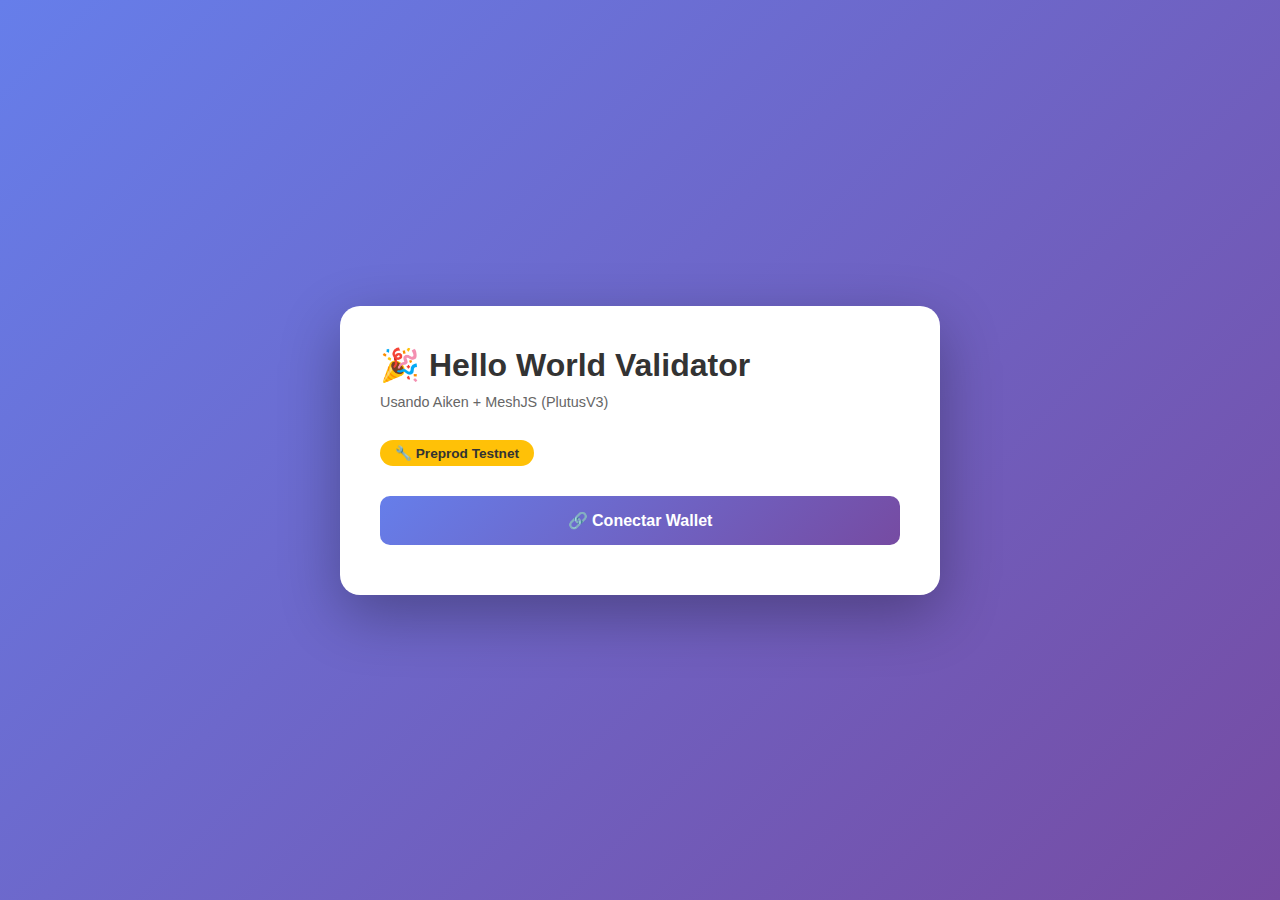
<file: web/hello_world/index.html>
<!DOCTYPE html>
<html lang="pt-BR">

<head>
    <meta charset="UTF-8">
    <meta name="viewport" content="width=device-width, initial-scale=1.0">
    <title>Hello World - Aiken + Mesh</title>
    <link rel="stylesheet" href="styles.css">
</head>

<body>
    <div class="container">
        <h1>🎉 Hello World Validator</h1>
        <p class="subtitle">Usando Aiken + MeshJS (PlutusV3)</p>

        <div class="network-badge">🔧 Preprod Testnet</div>

        <div id="connectSection">
            <button onclick="connectWallet()">🔗 Conectar Wallet</button>
        </div>

        <div id="walletInfo" class="card hidden">
            <h3>📱 Informações da Wallet</h3>
            <div class="info-row">
                <span class="label">Endereço:</span>
                <span class="value" id="walletAddress">-</span>
            </div>
            <div class="info-row">
                <span class="label">Saldo (ADA):</span>
                <span class="value" id="walletBalance">-</span>
            </div>
        </div>

        <div id="contractSection" class="hidden">
            <div class="card">
                <h3>📤 Enviar ADA para o Contrato</h3>
                <div class="input-group">
                    <label class="label">Quantidade (ADA):</label>
                    <input type="number" id="lockAmount" placeholder="Ex: 10" min="1" step="0.1" value="5">
                </div>
                <button onclick="lockFunds()">🔒 Bloquear Fundos</button>
            </div>

            <div class="card">
                <h3>📥 Desbloquear Fundos do Contrato</h3>
                <div class="input-group">
                    <label class="label">Mensagem do Redeemer:</label>
                    <input type="text" id="redeemerMsg" placeholder="Digite a mensagem..." value="Hello, World!">
                </div>
                <button onclick="unlockFunds()">🔓 Desbloquear Fundos</button>
                <p style="margin-top: 10px; color: #666; font-size: 0.9em;">
                    💡 Dica: A mensagem correta é "Hello, World!"
                </p>
            </div>
        </div>

        <div id="txStatus" class="hidden"></div>
    </div>

    <script type="module" src="app.js"></script>
</body>

</html>
</file>
<file: web/hello_world/styles.css>
* {
    margin: 0;
    padding: 0;
    box-sizing: border-box;
}

body {
    font-family: 'Segoe UI', Tahoma, Geneva, Verdana, sans-serif;
    background: linear-gradient(135deg, #667eea 0%, #764ba2 100%);
    min-height: 100vh;
    display: flex;
    justify-content: center;
    align-items: center;
    padding: 20px;
}

.container {
    background: white;
    border-radius: 20px;
    box-shadow: 0 20px 60px rgba(0, 0, 0, 0.3);
    padding: 40px;
    max-width: 600px;
    width: 100%;
}

h1 {
    color: #333;
    margin-bottom: 10px;
    font-size: 2em;
}

.subtitle {
    color: #666;
    margin-bottom: 30px;
    font-size: 0.9em;
}

.card {
    background: #f8f9fa;
    border-radius: 10px;
    padding: 20px;
    margin: 20px 0;
}

.card h3 {
    color: #667eea;
    margin-bottom: 15px;
    font-size: 1.2em;
}

.info-row {
    display: flex;
    justify-content: space-between;
    margin: 10px 0;
    padding: 10px;
    background: white;
    border-radius: 5px;
}

.label {
    font-weight: 600;
    color: #555;
}

.value {
    color: #333;
    font-family: 'Courier New', monospace;
    word-break: break-all;
}

button {
    background: linear-gradient(135deg, #667eea 0%, #764ba2 100%);
    color: white;
    border: none;
    padding: 15px 30px;
    border-radius: 10px;
    font-size: 1em;
    font-weight: 600;
    cursor: pointer;
    transition: transform 0.2s, box-shadow 0.2s;
    width: 100%;
    margin: 10px 0;
}

button:hover:not(:disabled) {
    transform: translateY(-2px);
    box-shadow: 0 10px 20px rgba(102, 126, 234, 0.4);
}

button:disabled {
    opacity: 0.6;
    cursor: not-allowed;
}

.input-group {
    margin: 15px 0;
}

input {
    width: 100%;
    padding: 12px;
    border: 2px solid #e0e0e0;
    border-radius: 8px;
    font-size: 1em;
    transition: border-color 0.3s;
}

input:focus {
    outline: none;
    border-color: #667eea;
}

.status {
    padding: 15px;
    border-radius: 10px;
    margin: 15px 0;
    font-weight: 500;
}

.status.success {
    background: #d4edda;
    color: #155724;
    border: 1px solid #c3e6cb;
}

.status.error {
    background: #f8d7da;
    color: #721c24;
    border: 1px solid #f5c6cb;
}

.status.info {
    background: #d1ecf1;
    color: #0c5460;
    border: 1px solid #bee5eb;
}

.hidden {
    display: none;
}

.network-badge {
    display: inline-block;
    padding: 5px 15px;
    border-radius: 20px;
    background: #ffc107;
    color: #333;
    font-size: 0.85em;
    font-weight: 600;
    margin-bottom: 20px;
}

.tx-link {
    color: #667eea;
    text-decoration: none;
    word-break: break-all;
}

.tx-link:hover {
    text-decoration: underline;
}
</file>
